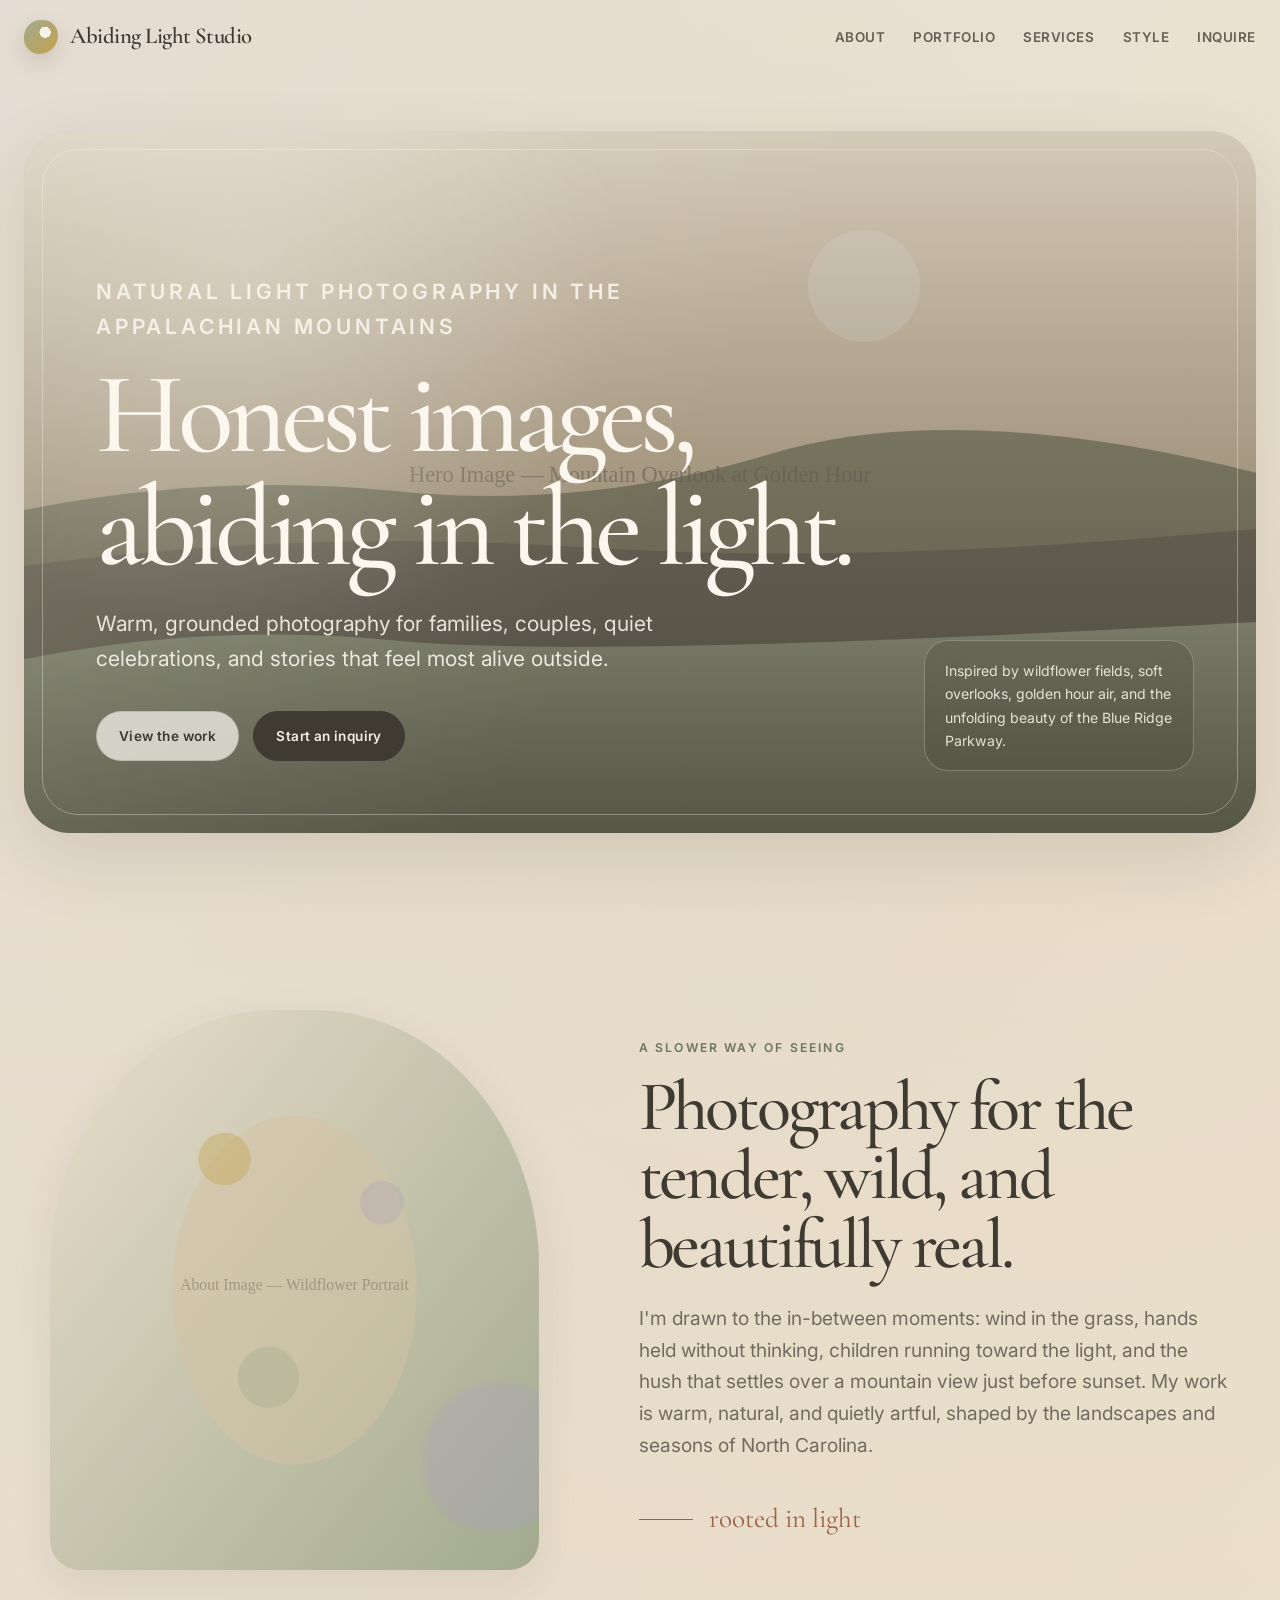
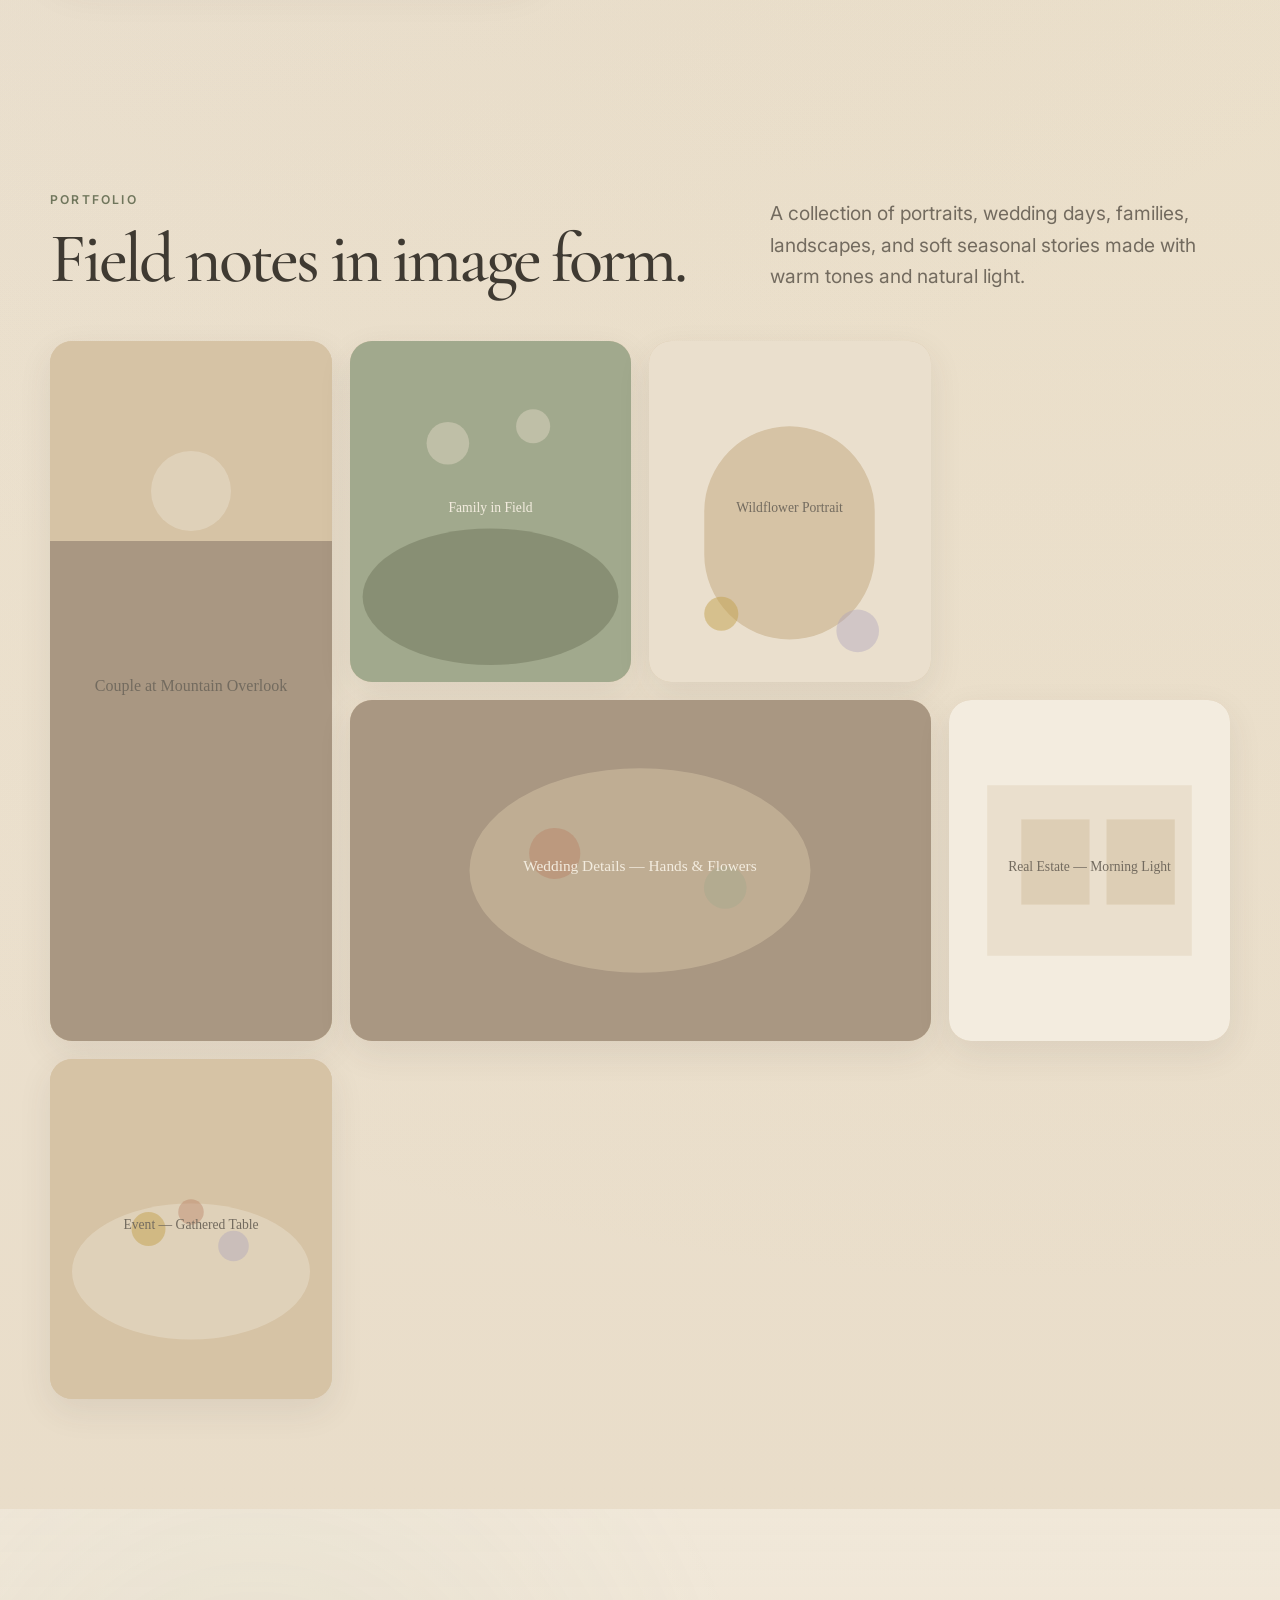
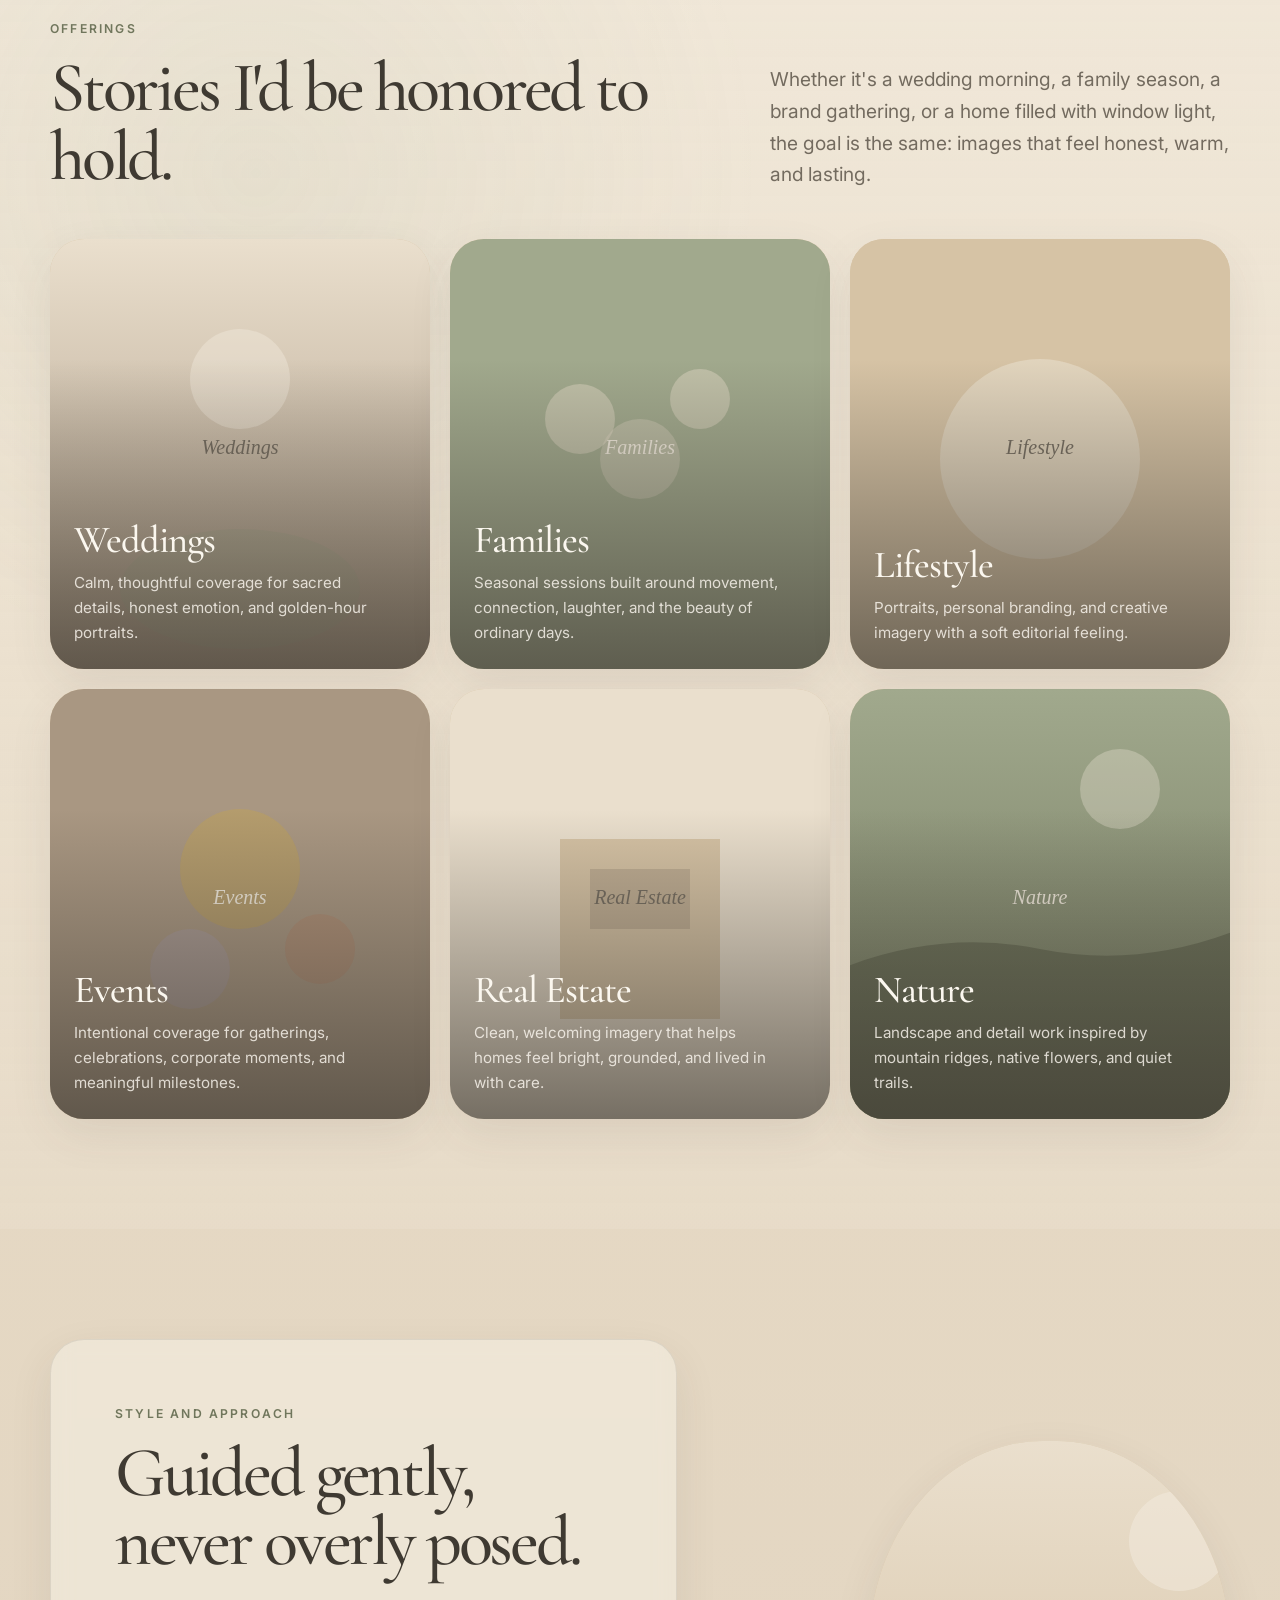
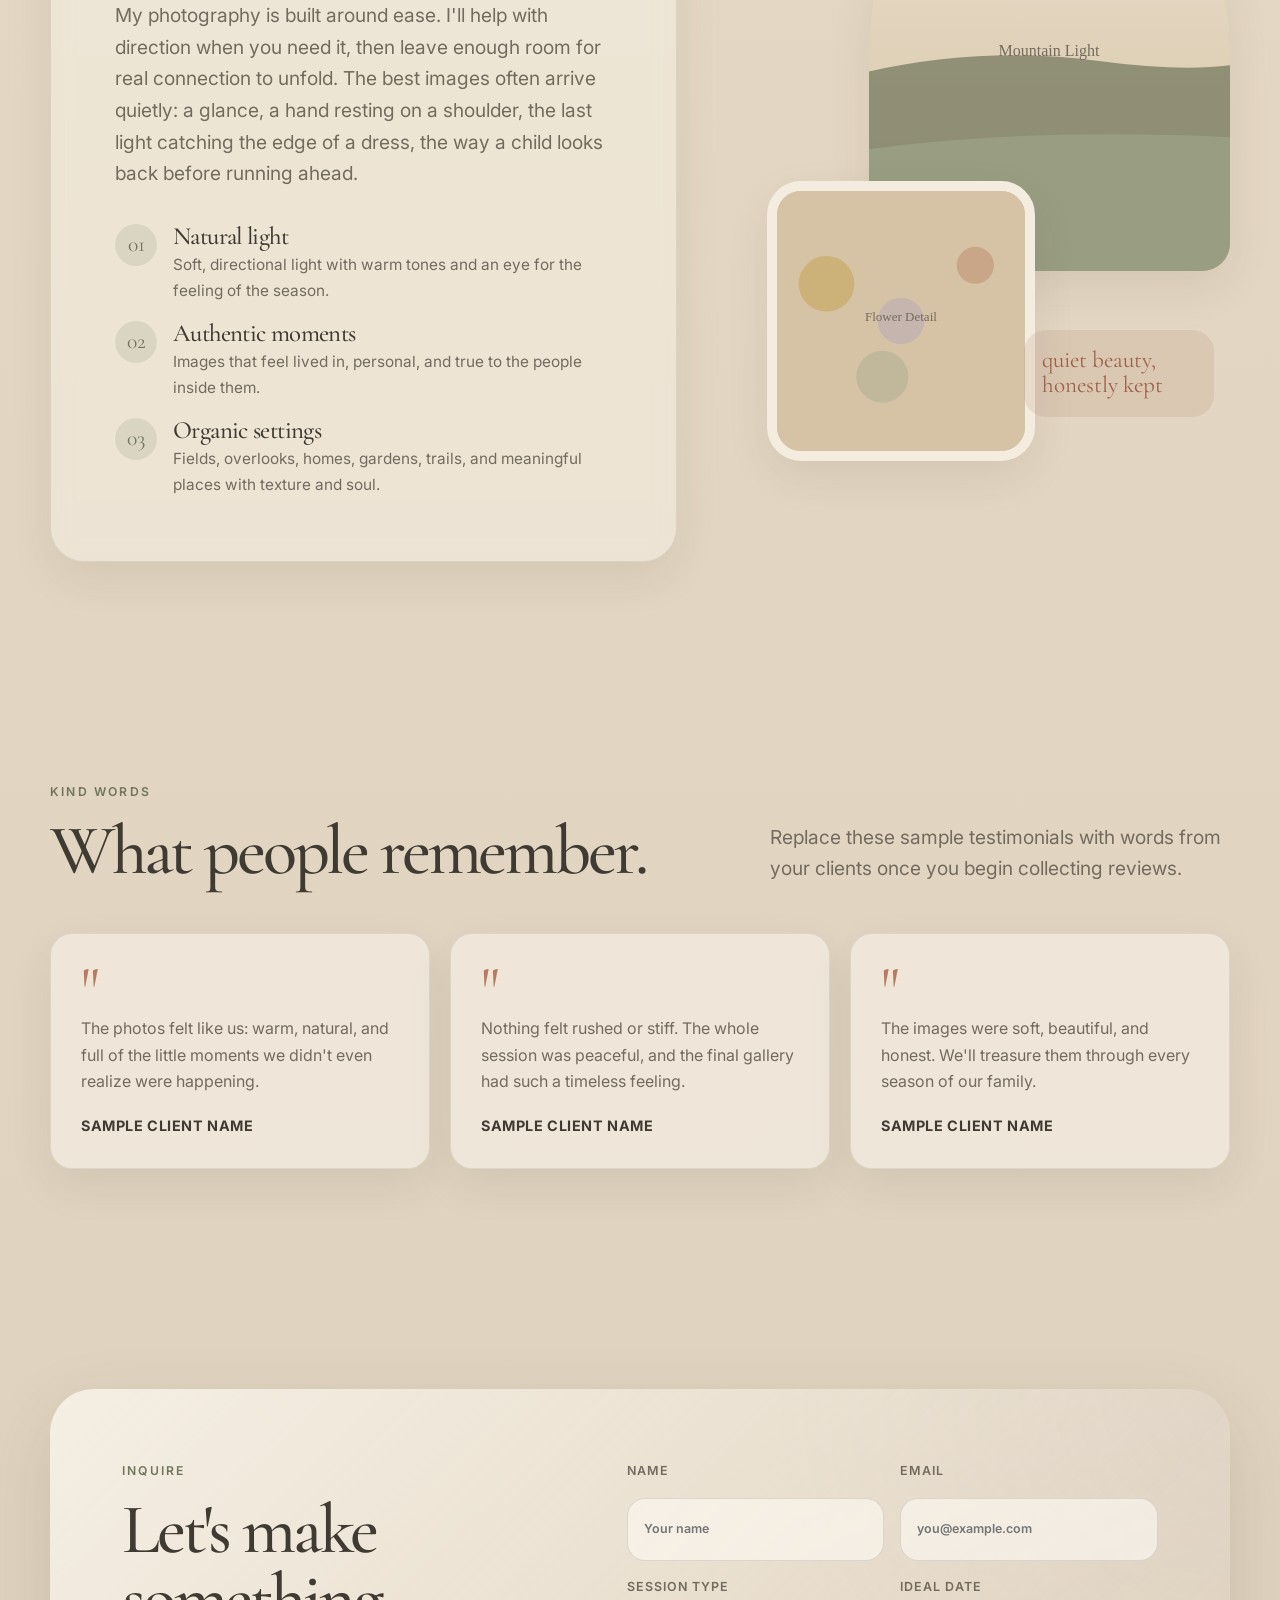
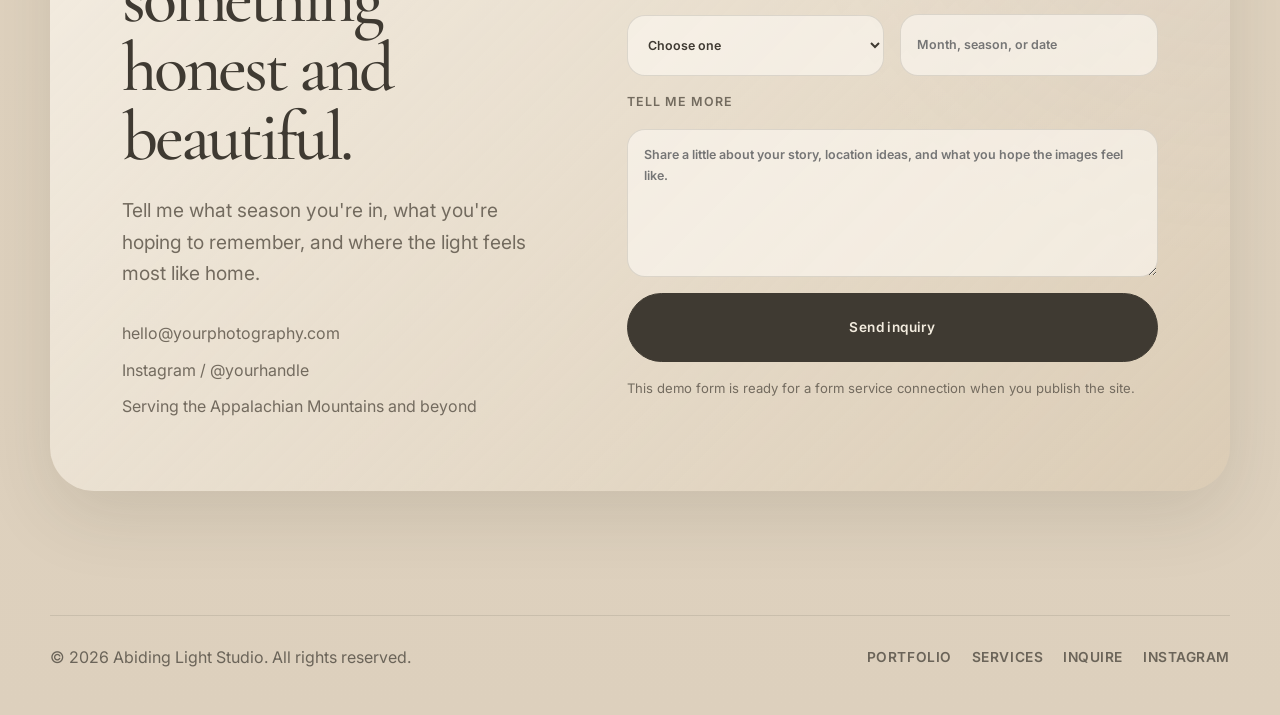
<file: index.html>
<!DOCTYPE html>
<html lang="en">
<head>
  <meta charset="UTF-8" />
  <meta name="viewport" content="width=device-width, initial-scale=1.0" />
  <title>Abiding Light Studio</title>
  <meta name="description" content="Warm, natural-light photography inspired by wildflowers, mountain landscapes, and the quiet beauty of North Carolina." />

  <!-- Google Fonts -->
  <link rel="preconnect" href="https://fonts.googleapis.com">
  <link rel="preconnect" href="https://fonts.gstatic.com" crossorigin>
  <link href="https://fonts.googleapis.com/css2?family=Cormorant+Garamond:wght@400;500;600;700&family=Inter:wght@300;400;500;600&display=swap" rel="stylesheet">

  <!-- Site Styles -->
  <link rel="stylesheet" href="css/style.css" />
</head>
<body>
  <!-- ==========================================================================
       HEADER
       ========================================================================== -->
  <header class="site-header" id="siteHeader">
    <div class="nav-wrap">
      <a href="#top" class="brand" aria-label="Abiding Light Studio home">
        <span class="brand-mark" aria-hidden="true"></span>
        <span>Abiding Light Studio</span>
      </a>

      <nav class="nav-links" id="navLinks" aria-label="Main navigation">
        <a href="#about">About</a>
        <a href="#portfolio">Portfolio</a>
        <a href="#services">Services</a>
        <a href="#story">Style</a>
        <a href="#contact">Inquire</a>
      </nav>

      <button class="menu-toggle" id="menuToggle" aria-label="Open navigation menu" aria-expanded="false">
        <span></span>
        <span></span>
        <span></span>
      </button>
    </div>
  </header>

  <main id="top">
    <!-- ==========================================================================
         HERO SECTION
         Replace images/hero-blue-ridge-overlook.svg with your own photography
         ========================================================================== -->
    <section class="hero" aria-labelledby="hero-title">
      <div class="hero-card reveal">
        <div class="hero-content">
          <p class="eyebrow">Natural light photography in the Appalachian Mountains</p>
          <h1 id="hero-title">Honest images, abiding in the light.</h1>
          <p>
            Warm, grounded photography for families, couples, quiet celebrations, and stories that feel most alive outside.
          </p>
          <div class="hero-actions">
            <a href="#portfolio" class="button">View the work</a>
            <a href="#contact" class="button dark">Start an inquiry</a>
          </div>
        </div>

        <aside class="hero-meta" aria-label="Photography style note">
          Inspired by wildflower fields, soft overlooks, golden hour air, and the unfolding beauty of the Blue Ridge Parkway.
        </aside>
      </div>
    </section>

    <!-- ==========================================================================
         ABOUT SECTION
         Replace images/about-wildflower-portrait.svg with your own photography
         ========================================================================== -->
    <section id="about" aria-labelledby="about-title">
      <div class="container intro-grid">
        <div class="intro-image reveal" role="img" aria-label="A warm portrait in a wildflower field"></div>

        <div class="intro-copy reveal">
          <p class="eyebrow">A slower way of seeing</p>
          <h2 id="about-title">Photography for the tender, wild, and beautifully real.</h2>
          <p class="lead">
            I'm drawn to the in-between moments: wind in the grass, hands held without thinking, children running toward the light, and the hush that settles over a mountain view just before sunset. My work is warm, natural, and quietly artful, shaped by the landscapes and seasons of North Carolina.
          </p>
          <div class="signature">
            <span class="signature-line" aria-hidden="true"></span>
            <span>rooted in light</span>
          </div>
        </div>
      </div>
    </section>

    <!-- ==========================================================================
         PORTFOLIO / GALLERY SECTION
         Replace image paths with your own files
         ========================================================================== -->
    <section id="portfolio" aria-labelledby="portfolio-title">
      <div class="container">
        <div class="section-header reveal">
          <div>
            <p class="eyebrow">Portfolio</p>
            <h2 id="portfolio-title">Field notes in image form.</h2>
          </div>
          <p class="lead">
            A collection of portraits, wedding days, families, landscapes, and soft seasonal stories made with warm tones and natural light.
          </p>
        </div>

        <div class="gallery-grid">
          <article class="gallery-item tall reveal">
            <img src="images/gallery-couple-mountain.svg" alt="Couple standing near a mountain overlook at golden hour" />
            <div class="gallery-caption">
              <strong>Overlook vows</strong>
              <span>Couples / Blue Ridge Parkway</span>
            </div>
          </article>

          <article class="gallery-item reveal">
            <img src="images/gallery-family-field.svg" alt="Family walking through a quiet field" />
            <div class="gallery-caption">
              <strong>Field light</strong>
              <span>Families / Seasonal sessions</span>
            </div>
          </article>

          <article class="gallery-item reveal">
            <img src="images/gallery-portrait-wildflowers.svg" alt="Natural light portrait among wildflowers" />
            <div class="gallery-caption">
              <strong>Wildflower portrait</strong>
              <span>Portraits / Editorial</span>
            </div>
          </article>

          <article class="gallery-item wide reveal">
            <img src="images/gallery-wedding-hands.svg" alt="Wedding detail image of hands and flowers" />
            <div class="gallery-caption">
              <strong>Quiet promises</strong>
              <span>Weddings / Details</span>
            </div>
          </article>

          <article class="gallery-item reveal">
            <img src="images/gallery-home-interior.svg" alt="Warm real estate interior with natural light" />
            <div class="gallery-caption">
              <strong>Morning room</strong>
              <span>Real estate / Interiors</span>
            </div>
          </article>

          <article class="gallery-item reveal">
            <img src="images/gallery-event-table.svg" alt="A softly styled event table with florals" />
            <div class="gallery-caption">
              <strong>Gathered table</strong>
              <span>Events / Corporate gatherings</span>
            </div>
          </article>
        </div>
      </div>
    </section>

    <!-- ==========================================================================
         FEATURED CATEGORIES SECTION
         Replace image paths with your own files
         ========================================================================== -->
    <section class="categories" id="services" aria-labelledby="services-title">
      <div class="container">
        <div class="section-header reveal">
          <div>
            <p class="eyebrow">Offerings</p>
            <h2 id="services-title">Stories I'd be honored to hold.</h2>
          </div>
          <p class="lead">
            Whether it's a wedding morning, a family season, a brand gathering, or a home filled with window light, the goal is the same: images that feel honest, warm, and lasting.
          </p>
        </div>

        <div class="category-grid">
          <article class="category-card reveal">
            <img src="images/category-weddings.svg" alt="Wedding couple walking through soft outdoor light" />
            <div class="category-content">
              <h3>Weddings</h3>
              <p>Calm, thoughtful coverage for sacred details, honest emotion, and golden-hour portraits.</p>
            </div>
          </article>

          <article class="category-card reveal">
            <img src="images/category-families.svg" alt="Family session in an open field" />
            <div class="category-content">
              <h3>Families</h3>
              <p>Seasonal sessions built around movement, connection, laughter, and the beauty of ordinary days.</p>
            </div>
          </article>

          <article class="category-card reveal">
            <img src="images/category-lifestyle.svg" alt="Lifestyle portrait in natural light" />
            <div class="category-content">
              <h3>Lifestyle</h3>
              <p>Portraits, personal branding, and creative imagery with a soft editorial feeling.</p>
            </div>
          </article>

          <article class="category-card reveal">
            <img src="images/category-events.svg" alt="Warm event photography detail with flowers and candlelight" />
            <div class="category-content">
              <h3>Events</h3>
              <p>Intentional coverage for gatherings, celebrations, corporate moments, and meaningful milestones.</p>
            </div>
          </article>

          <article class="category-card reveal">
            <img src="images/category-real-estate.svg" alt="Natural light real estate exterior near trees" />
            <div class="category-content">
              <h3>Real Estate</h3>
              <p>Clean, welcoming imagery that helps homes feel bright, grounded, and lived in with care.</p>
            </div>
          </article>

          <article class="category-card reveal">
            <img src="images/category-nature.svg" alt="Blue Ridge mountain landscape with soft mist" />
            <div class="category-content">
              <h3>Nature</h3>
              <p>Landscape and detail work inspired by mountain ridges, native flowers, and quiet trails.</p>
            </div>
          </article>
        </div>
      </div>
    </section>

    <!-- ==========================================================================
         STORYTELLING / STYLE SECTION
         Replace image paths with your own files
         ========================================================================== -->
    <section id="story" aria-labelledby="story-title">
      <div class="container story-grid">
        <div class="story-panel reveal">
          <p class="eyebrow">Style and approach</p>
          <h2 id="story-title">Guided gently, never overly posed.</h2>
          <p class="lead">
            My photography is built around ease. I'll help with direction when you need it, then leave enough room for real connection to unfold. The best images often arrive quietly: a glance, a hand resting on a shoulder, the last light catching the edge of a dress, the way a child looks back before running ahead.
          </p>

          <div class="story-list">
            <article>
              <span>01</span>
              <div>
                <h3>Natural light</h3>
                <p>Soft, directional light with warm tones and an eye for the feeling of the season.</p>
              </div>
            </article>

            <article>
              <span>02</span>
              <div>
                <h3>Authentic moments</h3>
                <p>Images that feel lived in, personal, and true to the people inside them.</p>
              </div>
            </article>

            <article>
              <span>03</span>
              <div>
                <h3>Organic settings</h3>
                <p>Fields, overlooks, homes, gardens, trails, and meaningful places with texture and soul.</p>
              </div>
            </article>
          </div>
        </div>

        <div class="story-image-stack reveal" aria-label="Layered natural light photography images">
          <div class="stack-image one">
            <img src="images/story-mountain-light.svg" alt="Mountain landscape with warm light" />
          </div>
          <div class="stack-image two">
            <img src="images/story-flower-detail.svg" alt="Close detail of wildflowers in warm light" />
          </div>
          <div class="texture-note">quiet beauty, honestly kept</div>
        </div>
      </div>
    </section>

    <!-- ==========================================================================
         TESTIMONIALS SECTION
         Replace with real client testimonials when you have them
         ========================================================================== -->
    <section aria-labelledby="testimonials-title">
      <div class="container">
        <div class="section-header reveal">
          <div>
            <p class="eyebrow">Kind words</p>
            <h2 id="testimonials-title">What people remember.</h2>
          </div>
          <p class="lead">
            Replace these sample testimonials with words from your clients once you begin collecting reviews.
          </p>
        </div>

        <div class="testimonial-grid">
          <article class="testimonial-card reveal">
            <div class="quote-mark">"</div>
            <p>The photos felt like us: warm, natural, and full of the little moments we didn't even realize were happening.</p>
            <strong>Sample client name</strong>
          </article>

          <article class="testimonial-card reveal">
            <div class="quote-mark">"</div>
            <p>Nothing felt rushed or stiff. The whole session was peaceful, and the final gallery had such a timeless feeling.</p>
            <strong>Sample client name</strong>
          </article>

          <article class="testimonial-card reveal">
            <div class="quote-mark">"</div>
            <p>The images were soft, beautiful, and honest. We'll treasure them through every season of our family.</p>
            <strong>Sample client name</strong>
          </article>
        </div>
      </div>
    </section>

    <!-- ==========================================================================
         CONTACT / INQUIRY SECTION
         Connect form to Formspree, Netlify Forms, Basin, or your backend
         ========================================================================== -->
    <section class="contact" id="contact" aria-labelledby="contact-title">
      <div class="container">
        <div class="contact-card reveal">
          <div class="contact-details">
            <p class="eyebrow">Inquire</p>
            <h2 id="contact-title">Let's make something honest and beautiful.</h2>
            <p class="lead">
              Tell me what season you're in, what you're hoping to remember, and where the light feels most like home.
            </p>
            <div class="contact-links">
              <a href="mailto:hello@yourphotography.com">hello@yourphotography.com</a>
              <a href="https://www.instagram.com/yourhandle" target="_blank" rel="noreferrer">Instagram / @yourhandle</a>
              <span>Serving the Appalachian Mountains and beyond</span>
            </div>
          </div>

          <form class="contact-form" id="inquiryForm">
            <div class="form-row">
              <label>
                Name
                <input type="text" name="name" placeholder="Your name" required />
              </label>
              <label>
                Email
                <input type="email" name="email" placeholder="you@example.com" required />
              </label>
            </div>

            <div class="form-row">
              <label>
                Session type
                <select name="sessionType" required>
                  <option value="">Choose one</option>
                  <option>Wedding</option>
                  <option>Family session</option>
                  <option>Couples or engagement</option>
                  <option>Event or corporate</option>
                  <option>Real estate</option>
                  <option>Portrait or lifestyle</option>
                </select>
              </label>
              <label>
                Ideal date
                <input type="text" name="date" placeholder="Month, season, or date" />
              </label>
            </div>

            <label>
              Tell me more
              <textarea name="message" placeholder="Share a little about your story, location ideas, and what you hope the images feel like." required></textarea>
            </label>

            <button class="button dark" type="submit">Send inquiry</button>
            <p class="form-note" id="formNote">This demo form is ready for a form service connection when you publish the site.</p>
          </form>
        </div>
      </div>
    </section>
  </main>

  <!-- ==========================================================================
       FOOTER
       ========================================================================== -->
  <footer class="site-footer">
    <div class="footer-wrap">
      <p>© <span id="year"></span> Abiding Light Studio. All rights reserved.</p>
      <div class="footer-links">
        <a href="#portfolio">Portfolio</a>
        <a href="#services">Services</a>
        <a href="#contact">Inquire</a>
        <a href="https://www.instagram.com/yourhandle" target="_blank" rel="noreferrer">Instagram</a>
      </div>
    </div>
  </footer>

  <!-- Site Scripts -->
  <script src="js/main.js"></script>
</body>
</html>
</file>
<file: css/style.css>
/* ==========================================================================
   ABIDING LIGHT STUDIO
   A warm, natural-light photography portfolio
   Inspired by wildflowers, mountain landscapes, and the Blue Ridge Parkway
   ========================================================================== */

/* ==========================================================================
   ROOT VARIABLES - Earthy, warm, nature-inspired palette
   ========================================================================== */
:root {
  /* Core neutrals */
  --cream: #f3ecdf;
  --warm-cream: #eadfcd;
  --sand: #d6c3a5;
  --taupe: #a99782;
  --warm-gray: #736b5f;
  --charcoal: #3f3a32;

  /* Nature-inspired accents */
  --sage: #a1a98d;
  --olive: #70765c;
  --clay: #b77b5f;
  --rust: #9d6148;
  --lavender: #aaa0bb;
  --goldenrod: #c4a24f;

  /* Utilities */
  --white-soft: #fbf7ef;
  --shadow: 0 24px 70px rgba(63, 58, 50, 0.13);
  --shadow-soft: 0 16px 44px rgba(63, 58, 50, 0.09);

  /* Border radius values for organic, soft shapes */
  --radius-lg: 34px;
  --radius-md: 22px;
  --radius-sm: 14px;

  /* Layout */
  --max-width: 1180px;

  /* Typography */
  --serif: 'Cormorant Garamond', Georgia, serif;
  --sans: 'Inter', Arial, sans-serif;
}

/* ==========================================================================
   GLOBAL RESET + BASE STYLES
   ========================================================================== */
*, *::before, *::after {
  box-sizing: border-box;
}

html {
  scroll-behavior: smooth;
}

body {
  margin: 0;
  font-family: var(--sans);
  color: var(--charcoal);
  background:
    radial-gradient(circle at top left, rgba(170, 160, 187, 0.16), transparent 30%),
    radial-gradient(circle at 80% 10%, rgba(196, 162, 79, 0.12), transparent 34%),
    linear-gradient(180deg, var(--cream), #e7dac5 52%, #ddd0bd 100%);
  overflow-x: hidden;
  line-height: 1.65;
}

img {
  max-width: 100%;
  display: block;
}

a {
  color: inherit;
  text-decoration: none;
}

button,
input,
textarea,
select {
  font: inherit;
}

section {
  position: relative;
  padding: 110px 24px;
}

.container {
  width: min(100%, var(--max-width));
  margin: 0 auto;
}

.eyebrow {
  margin: 0 0 14px;
  color: var(--olive);
  font-size: 0.76rem;
  font-weight: 600;
  letter-spacing: 0.18em;
  text-transform: uppercase;
}

h1, h2, h3 {
  font-family: var(--serif);
  font-weight: 500;
  line-height: 0.98;
  color: var(--charcoal);
}

h1 {
  margin: 0;
  font-size: clamp(4rem, 9vw, 8.7rem);
  letter-spacing: -0.055em;
}

h2 {
  margin: 0;
  font-size: clamp(2.8rem, 5.5vw, 5.5rem);
  letter-spacing: -0.045em;
}

h3 {
  margin: 0;
  font-size: clamp(1.65rem, 3vw, 2.4rem);
  letter-spacing: -0.025em;
}

p {
  margin: 0;
}

.lead {
  max-width: 690px;
  color: var(--warm-gray);
  font-size: clamp(1.03rem, 1.6vw, 1.2rem);
}

.button {
  display: inline-flex;
  align-items: center;
  justify-content: center;
  gap: 10px;
  min-height: 48px;
  padding: 13px 22px;
  border: 1px solid rgba(63, 58, 50, 0.16);
  border-radius: 999px;
  background: rgba(251, 247, 239, 0.72);
  color: var(--charcoal);
  font-size: 0.85rem;
  font-weight: 600;
  letter-spacing: 0.03em;
  backdrop-filter: blur(14px);
  transition: transform 250ms ease, background 250ms ease, box-shadow 250ms ease;
}

.button:hover {
  transform: translateY(-2px);
  background: rgba(251, 247, 239, 0.95);
  box-shadow: var(--shadow-soft);
}

.button.dark {
  background: var(--charcoal);
  color: var(--cream);
  border-color: var(--charcoal);
}

.button.dark:hover {
  background: #2f2b25;
}

/* ==========================================================================
   HEADER + NAVIGATION
   ========================================================================== */
.site-header {
  position: fixed;
  z-index: 50;
  top: 0;
  left: 0;
  width: 100%;
  padding: 18px 24px;
  transition: background 260ms ease, box-shadow 260ms ease, padding 260ms ease;
}

.site-header.scrolled {
  padding: 12px 24px;
  background: rgba(243, 236, 223, 0.86);
  box-shadow: 0 12px 40px rgba(63, 58, 50, 0.08);
  backdrop-filter: blur(18px);
}

.nav-wrap {
  width: min(100%, 1240px);
  margin: 0 auto;
  display: flex;
  align-items: center;
  justify-content: space-between;
  gap: 24px;
}

.brand {
  display: flex;
  align-items: center;
  gap: 12px;
  font-family: var(--serif);
  font-size: 1.42rem;
  font-weight: 600;
  letter-spacing: -0.02em;
  color: var(--charcoal);
}

.brand-mark {
  width: 34px;
  height: 34px;
  border-radius: 50% 45% 55% 46%;
  background:
    radial-gradient(circle at 62% 36%, rgba(251, 247, 239, 0.94) 0 18%, transparent 19%),
    linear-gradient(135deg, var(--sage), var(--goldenrod));
  box-shadow: 0 8px 20px rgba(112, 118, 92, 0.22);
}

.nav-links {
  display: flex;
  align-items: center;
  gap: 28px;
  color: rgba(63, 58, 50, 0.78);
  font-size: 0.84rem;
  font-weight: 600;
  letter-spacing: 0.04em;
  text-transform: uppercase;
}

.nav-links a {
  position: relative;
  padding: 6px 0;
}

.nav-links a::after {
  content: '';
  position: absolute;
  left: 0;
  bottom: 0;
  width: 0;
  height: 1px;
  background: var(--rust);
  transition: width 240ms ease;
}

.nav-links a:hover::after {
  width: 100%;
}

.menu-toggle {
  display: none;
  width: 44px;
  height: 44px;
  border: 1px solid rgba(63, 58, 50, 0.16);
  border-radius: 50%;
  background: rgba(251, 247, 239, 0.72);
  color: var(--charcoal);
  cursor: pointer;
}

.menu-toggle span {
  display: block;
  width: 18px;
  height: 1.5px;
  margin: 4px auto;
  background: currentColor;
  transition: transform 240ms ease, opacity 240ms ease;
}

.menu-toggle.active span:nth-child(1) {
  transform: translateY(5.5px) rotate(45deg);
}

.menu-toggle.active span:nth-child(2) {
  opacity: 0;
}

.menu-toggle.active span:nth-child(3) {
  transform: translateY(-5.5px) rotate(-45deg);
}

/* ==========================================================================
   HERO SECTION
   Replace hero image path with your own photography
   ========================================================================== */
.hero {
  min-height: 100vh;
  display: grid;
  place-items: center;
  padding: 110px 24px 46px;
}

.hero-card {
  position: relative;
  width: min(100%, 1320px);
  min-height: 78vh;
  display: grid;
  align-items: end;
  overflow: hidden;
  border-radius: 46px;
  background:
    linear-gradient(180deg, rgba(63, 58, 50, 0.12), rgba(63, 58, 50, 0.54)),
    url('../images/hero-blue-ridge-overlook.svg') center/cover no-repeat;
  box-shadow: var(--shadow);
  isolation: isolate;
}

.hero-card::before {
  content: '';
  position: absolute;
  inset: 0;
  z-index: -1;
  background:
    radial-gradient(circle at 18% 20%, rgba(251, 247, 239, 0.26), transparent 32%),
    linear-gradient(120deg, rgba(161, 169, 141, 0.28), transparent 52%);
  mix-blend-mode: screen;
}

.hero-card::after {
  content: '';
  position: absolute;
  inset: 18px;
  border: 1px solid rgba(251, 247, 239, 0.34);
  border-radius: 36px;
  pointer-events: none;
}

.hero-content {
  position: relative;
  z-index: 2;
  max-width: 950px;
  padding: clamp(28px, 6vw, 72px);
  color: var(--white-soft);
}

.hero-content h1,
.hero-content p,
.hero-content .eyebrow {
  color: var(--white-soft);
}

.hero-content .eyebrow {
  opacity: 0.86;
}

.hero-content p {
  max-width: 620px;
  margin-top: 22px;
  font-size: clamp(1.04rem, 2vw, 1.32rem);
  color: rgba(251, 247, 239, 0.88);
}

.hero-actions {
  display: flex;
  flex-wrap: wrap;
  gap: 14px;
  margin-top: 34px;
}

.hero-meta {
  position: absolute;
  right: clamp(24px, 5vw, 62px);
  bottom: clamp(24px, 5vw, 62px);
  max-width: 270px;
  padding: 18px 20px;
  border: 1px solid rgba(251, 247, 239, 0.26);
  border-radius: 24px;
  background: rgba(63, 58, 50, 0.24);
  color: rgba(251, 247, 239, 0.86);
  backdrop-filter: blur(14px);
  font-size: 0.88rem;
}

/* ==========================================================================
   INTRO / ABOUT SECTION
   ========================================================================== */
.intro-grid {
  display: grid;
  grid-template-columns: 0.95fr 1.15fr;
  gap: clamp(40px, 8vw, 100px);
  align-items: center;
}

.intro-image {
  position: relative;
  min-height: 560px;
  border-radius: 46% 46% 30px 30px;
  background: url('../images/about-wildflower-portrait.svg') center/cover no-repeat;
  box-shadow: var(--shadow-soft);
  overflow: hidden;
}

.intro-image::after {
  content: '';
  position: absolute;
  right: -34px;
  bottom: 38px;
  width: 150px;
  height: 150px;
  border-radius: 50% 48% 52% 45%;
  background: rgba(170, 160, 187, 0.34);
  filter: blur(2px);
}

.intro-copy {
  max-width: 660px;
}

.intro-copy .lead {
  margin-top: 24px;
}

.signature {
  display: flex;
  align-items: center;
  gap: 16px;
  margin-top: 36px;
}

.signature-line {
  width: 54px;
  height: 1px;
  background: var(--rust);
}

.signature span {
  font-family: var(--serif);
  font-size: 1.7rem;
  color: var(--rust);
}

/* ==========================================================================
   PORTFOLIO / GALLERY SECTION
   ========================================================================== */
.section-header {
  display: flex;
  justify-content: space-between;
  gap: 34px;
  align-items: end;
  margin-bottom: 48px;
}

.section-header .lead {
  max-width: 460px;
}

.gallery-grid {
  display: grid;
  grid-template-columns: repeat(4, 1fr);
  gap: 18px;
}

.gallery-item {
  position: relative;
  min-height: 340px;
  overflow: hidden;
  border-radius: var(--radius-md);
  background: var(--sand);
  box-shadow: 0 12px 34px rgba(63, 58, 50, 0.09);
  cursor: pointer;
}

.gallery-item.tall {
  grid-row: span 2;
  min-height: 700px;
}

.gallery-item.wide {
  grid-column: span 2;
}

.gallery-item img {
  width: 100%;
  height: 100%;
  object-fit: cover;
  transition: transform 800ms ease, filter 800ms ease;
}

.gallery-item:hover img {
  transform: scale(1.05);
  filter: saturate(1.04) contrast(0.96);
}

.gallery-caption {
  position: absolute;
  inset: auto 14px 14px 14px;
  padding: 14px 16px;
  border-radius: 18px;
  background: rgba(251, 247, 239, 0.75);
  color: var(--charcoal);
  transform: translateY(12px);
  opacity: 0;
  transition: opacity 280ms ease, transform 280ms ease;
  backdrop-filter: blur(16px);
}

.gallery-item:hover .gallery-caption {
  opacity: 1;
  transform: translateY(0);
}

.gallery-caption strong {
  display: block;
  font-family: var(--serif);
  font-size: 1.3rem;
  line-height: 1.05;
}

.gallery-caption span {
  display: block;
  margin-top: 4px;
  color: var(--warm-gray);
  font-size: 0.83rem;
}

/* ==========================================================================
   FEATURED CATEGORIES SECTION
   ========================================================================== */
.categories {
  background:
    linear-gradient(180deg, rgba(251, 247, 239, 0.42), rgba(251, 247, 239, 0.12)),
    radial-gradient(circle at 20% 20%, rgba(161, 169, 141, 0.20), transparent 34%);
}

.category-grid {
  display: grid;
  grid-template-columns: repeat(3, 1fr);
  gap: 20px;
}

.category-card {
  position: relative;
  min-height: 430px;
  padding: 24px;
  display: flex;
  align-items: end;
  overflow: hidden;
  border-radius: var(--radius-lg);
  background: var(--sand);
  box-shadow: var(--shadow-soft);
}

.category-card::before {
  content: '';
  position: absolute;
  inset: 0;
  background: linear-gradient(180deg, transparent 28%, rgba(63, 58, 50, 0.68));
  z-index: 1;
}

.category-card img {
  position: absolute;
  inset: 0;
  width: 100%;
  height: 100%;
  object-fit: cover;
  transition: transform 900ms ease;
}

.category-card:hover img {
  transform: scale(1.045);
}

.category-content {
  position: relative;
  z-index: 2;
  color: var(--white-soft);
}

.category-content h3 {
  color: var(--white-soft);
}

.category-content p {
  max-width: 310px;
  margin-top: 10px;
  color: rgba(251, 247, 239, 0.82);
  font-size: 0.95rem;
}

/* ==========================================================================
   STORYTELLING / STYLE SECTION
   ========================================================================== */
.story-grid {
  display: grid;
  grid-template-columns: 1.15fr 0.85fr;
  gap: clamp(36px, 7vw, 90px);
  align-items: center;
}

.story-panel {
  padding: clamp(32px, 6vw, 64px);
  border: 1px solid rgba(63, 58, 50, 0.10);
  border-radius: var(--radius-lg);
  background: rgba(251, 247, 239, 0.42);
  box-shadow: var(--shadow-soft);
  backdrop-filter: blur(10px);
}

.story-panel .lead {
  margin-top: 24px;
}

.story-list {
  display: grid;
  gap: 18px;
  margin-top: 34px;
}

.story-list article {
  display: grid;
  grid-template-columns: 42px 1fr;
  gap: 16px;
  align-items: start;
}

.story-list span {
  display: grid;
  place-items: center;
  width: 42px;
  height: 42px;
  border-radius: 50%;
  background: rgba(161, 169, 141, 0.24);
  color: var(--olive);
  font-family: var(--serif);
  font-size: 1.35rem;
}

.story-list h3 {
  font-size: 1.55rem;
  margin-bottom: 4px;
}

.story-list p {
  color: var(--warm-gray);
  font-size: 0.96rem;
}

.story-image-stack {
  position: relative;
  min-height: 620px;
}

.stack-image {
  position: absolute;
  overflow: hidden;
  border-radius: var(--radius-lg);
  box-shadow: var(--shadow-soft);
  background: var(--sand);
}

.stack-image img {
  width: 100%;
  height: 100%;
  object-fit: cover;
}

.stack-image.one {
  top: 0;
  right: 0;
  width: 78%;
  height: 430px;
  border-radius: 48% 48% 28px 28px;
}

.stack-image.two {
  left: 0;
  bottom: 0;
  width: 58%;
  height: 280px;
  border: 10px solid var(--cream);
}

.texture-note {
  position: absolute;
  right: 16px;
  bottom: 44px;
  width: 190px;
  padding: 18px;
  border-radius: 22px;
  background: rgba(157, 97, 72, 0.12);
  color: var(--rust);
  font-family: var(--serif);
  font-size: 1.45rem;
  line-height: 1.08;
}

/* ==========================================================================
   TESTIMONIALS SECTION
   ========================================================================== */
.testimonial-grid {
  display: grid;
  grid-template-columns: repeat(3, 1fr);
  gap: 20px;
  margin-top: 46px;
}

.testimonial-card {
  padding: 30px;
  border: 1px solid rgba(63, 58, 50, 0.10);
  border-radius: var(--radius-md);
  background: rgba(251, 247, 239, 0.52);
  box-shadow: var(--shadow-soft);
}

.quote-mark {
  color: var(--clay);
  font-family: var(--serif);
  font-size: 4rem;
  line-height: 0.8;
}

.testimonial-card p {
  color: var(--warm-gray);
}

.testimonial-card strong {
  display: block;
  margin-top: 20px;
  color: var(--charcoal);
  font-size: 0.9rem;
  letter-spacing: 0.04em;
  text-transform: uppercase;
}

/* ==========================================================================
   CONTACT / INQUIRY SECTION
   ========================================================================== */
.contact {
  padding-bottom: 80px;
}

.contact-card {
  display: grid;
  grid-template-columns: 0.9fr 1.1fr;
  gap: clamp(30px, 6vw, 70px);
  padding: clamp(28px, 6vw, 72px);
  border-radius: 44px;
  background:
    linear-gradient(135deg, rgba(251, 247, 239, 0.76), rgba(214, 195, 165, 0.32)),
    radial-gradient(circle at top right, rgba(170, 160, 187, 0.16), transparent 34%);
  box-shadow: var(--shadow);
}

.contact-details {
  align-self: center;
}

.contact-details .lead {
  margin-top: 24px;
}

.contact-links {
  display: grid;
  gap: 10px;
  margin-top: 30px;
  color: var(--warm-gray);
}

.contact-form {
  display: grid;
  gap: 16px;
}

.form-row {
  display: grid;
  grid-template-columns: 1fr 1fr;
  gap: 16px;
}

label {
  display: grid;
  gap: 7px;
  color: var(--warm-gray);
  font-size: 0.78rem;
  font-weight: 600;
  letter-spacing: 0.08em;
  text-transform: uppercase;
}

input,
textarea,
select {
  width: 100%;
  border: 1px solid rgba(63, 58, 50, 0.14);
  border-radius: 18px;
  background: rgba(251, 247, 239, 0.68);
  color: var(--charcoal);
  outline: none;
  padding: 15px 16px;
  transition: border-color 200ms ease, box-shadow 200ms ease, background 200ms ease;
}

textarea {
  min-height: 138px;
  resize: vertical;
}

input:focus,
textarea:focus,
select:focus {
  border-color: rgba(157, 97, 72, 0.45);
  background: rgba(251, 247, 239, 0.94);
  box-shadow: 0 0 0 4px rgba(157, 97, 72, 0.08);
}

.form-note {
  color: var(--warm-gray);
  font-size: 0.82rem;
}

/* ==========================================================================
   FOOTER
   ========================================================================== */
.site-footer {
  padding: 44px 24px;
  color: rgba(63, 58, 50, 0.72);
}

.footer-wrap {
  width: min(100%, var(--max-width));
  margin: 0 auto;
  display: flex;
  align-items: center;
  justify-content: space-between;
  gap: 24px;
  border-top: 1px solid rgba(63, 58, 50, 0.12);
  padding-top: 28px;
}

.footer-links {
  display: flex;
  gap: 20px;
  font-size: 0.86rem;
  font-weight: 600;
  letter-spacing: 0.04em;
  text-transform: uppercase;
}

/* ==========================================================================
   REVEAL ANIMATIONS
   ========================================================================== */
.reveal {
  opacity: 0;
  transform: translateY(22px);
  transition: opacity 800ms ease, transform 800ms ease;
}

.reveal.visible {
  opacity: 1;
  transform: translateY(0);
}

/* ==========================================================================
   RESPONSIVE DESIGN
   ========================================================================== */
@media (max-width: 980px) {
  section {
    padding: 84px 20px;
  }

  .menu-toggle {
    display: block;
  }

  .nav-links {
    position: absolute;
    top: 70px;
    right: 24px;
    width: min(320px, calc(100vw - 48px));
    display: grid;
    gap: 0;
    padding: 18px;
    border: 1px solid rgba(63, 58, 50, 0.12);
    border-radius: 24px;
    background: rgba(243, 236, 223, 0.96);
    box-shadow: var(--shadow-soft);
    opacity: 0;
    pointer-events: none;
    transform: translateY(-8px);
    transition: opacity 240ms ease, transform 240ms ease;
    backdrop-filter: blur(18px);
  }

  .nav-links.open {
    opacity: 1;
    pointer-events: auto;
    transform: translateY(0);
  }

  .nav-links a {
    padding: 12px 6px;
  }

  .hero-card {
    min-height: 78vh;
    border-radius: 34px;
  }

  .hero-meta {
    position: relative;
    right: auto;
    bottom: auto;
    margin: 0 clamp(28px, 6vw, 72px) 34px;
  }

  .intro-grid,
  .story-grid,
  .contact-card {
    grid-template-columns: 1fr;
  }

  .intro-image {
    min-height: 460px;
  }

  .section-header {
    display: grid;
    align-items: start;
  }

  .gallery-grid {
    grid-template-columns: repeat(2, 1fr);
  }

  .category-grid,
  .testimonial-grid {
    grid-template-columns: 1fr 1fr;
  }

  .story-image-stack {
    min-height: 520px;
  }
}

@media (max-width: 680px) {
  .hero {
    padding-inline: 14px;
  }

  .hero-card {
    min-height: 82vh;
    border-radius: 26px;
  }

  .hero-card::after {
    inset: 10px;
    border-radius: 20px;
  }

  .hero-content {
    padding: 32px 24px 22px;
  }

  .hero-actions {
    display: grid;
  }

  .button {
    width: 100%;
  }

  .hero-meta {
    margin: 0 24px 24px;
  }

  .gallery-grid,
  .category-grid,
  .testimonial-grid,
  .form-row {
    grid-template-columns: 1fr;
  }

  .gallery-item,
  .gallery-item.tall,
  .gallery-item.wide {
    grid-column: auto;
    grid-row: auto;
    min-height: 390px;
  }

  .category-card {
    min-height: 390px;
  }

  .story-image-stack {
    min-height: auto;
    display: grid;
    gap: 18px;
  }

  .stack-image,
  .stack-image.one,
  .stack-image.two {
    position: relative;
    inset: auto;
    width: 100%;
    height: 360px;
    border-radius: var(--radius-lg);
  }

  .texture-note {
    position: relative;
    right: auto;
    bottom: auto;
    width: 100%;
  }

  .footer-wrap {
    flex-direction: column;
    align-items: flex-start;
  }

  .footer-links {
    flex-wrap: wrap;
  }
}
</file>
